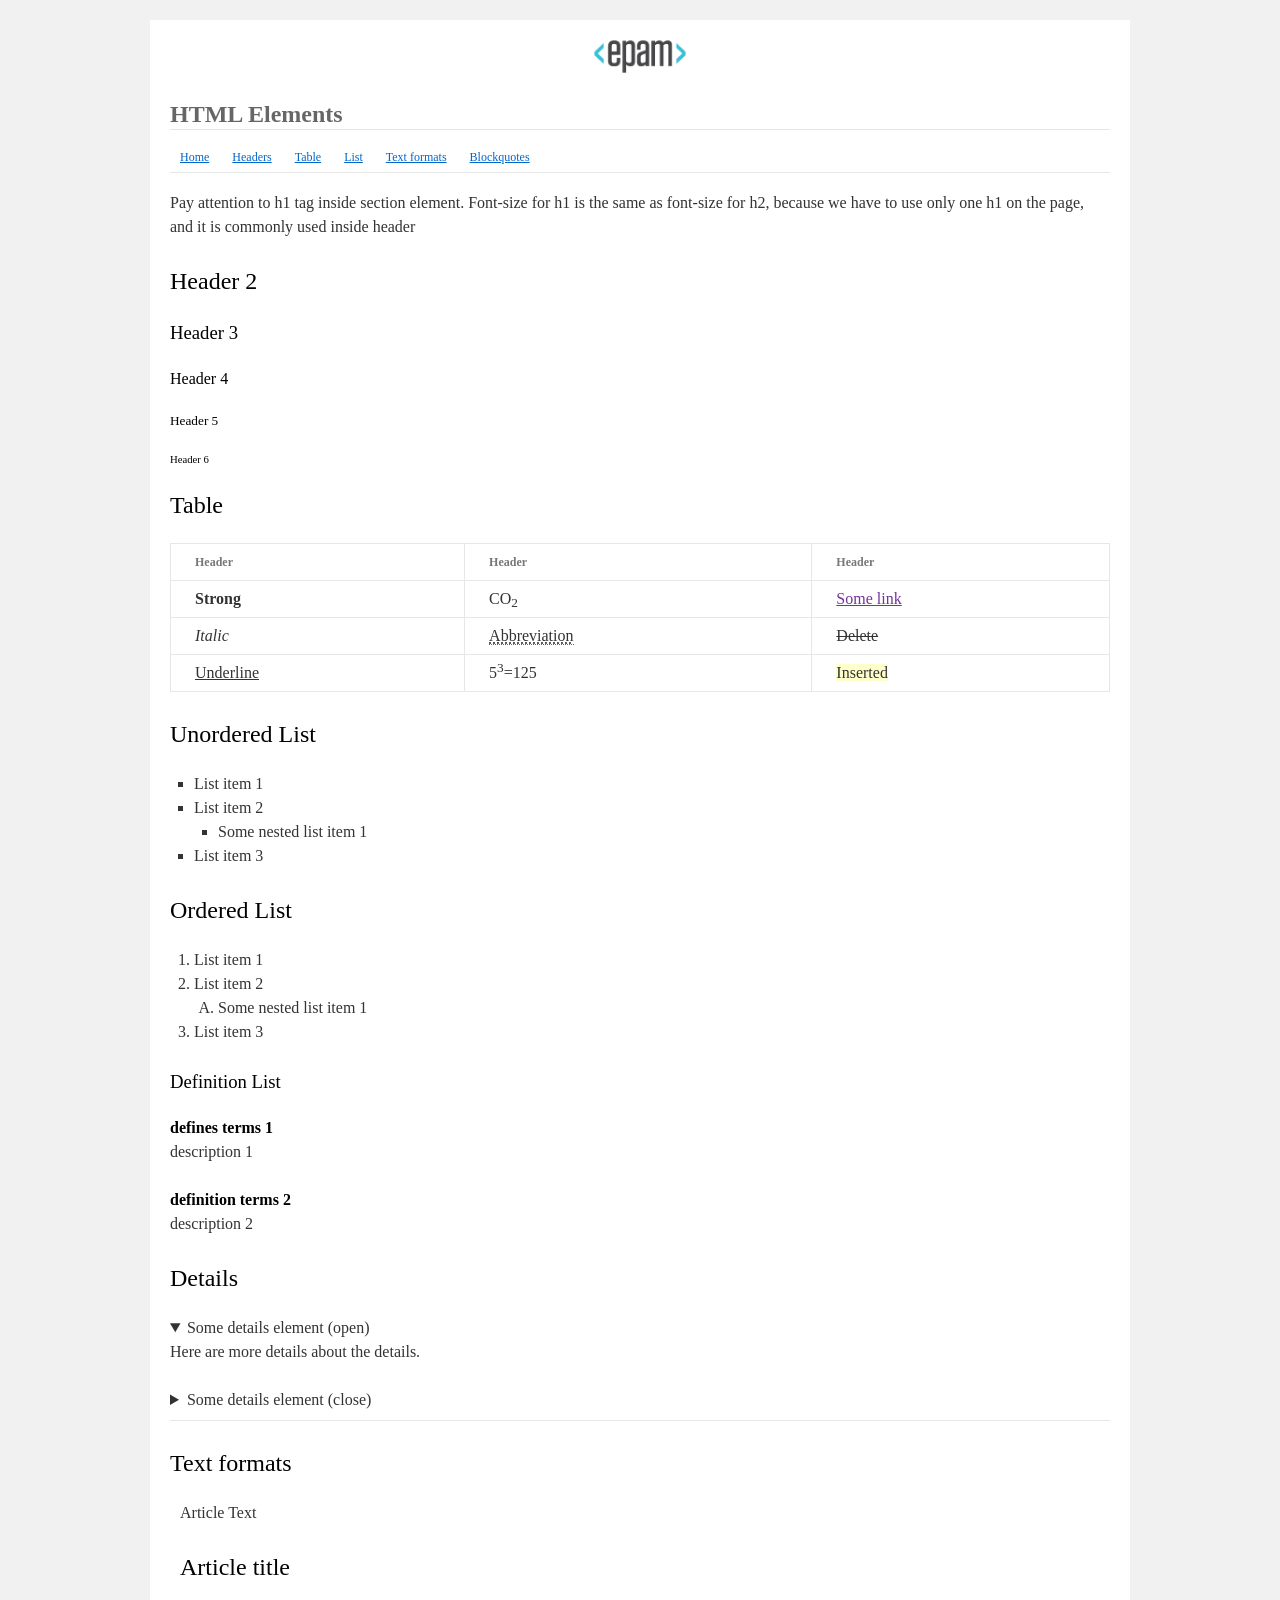
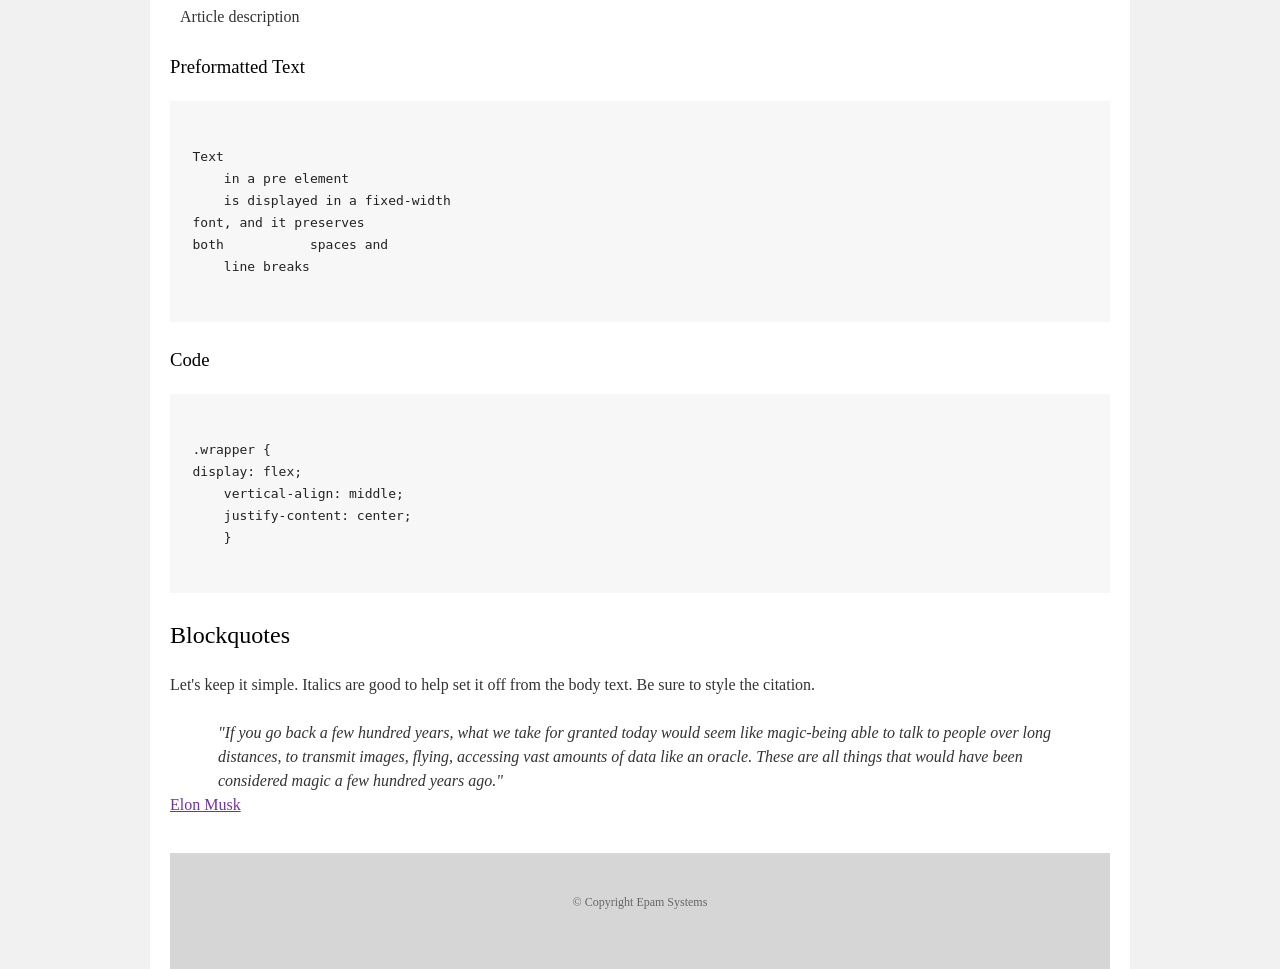
<file: lab_1/index.html>
<!DOCTYPE html>
<html lang="en">
    <head>
        <meta charset="UTF-8">
        <title>HTML Elements</title>
        <link rel="stylesheet" href="style.css">
    </head>
    <body>
        <div id="wrapper">
            <img src="logo.jpeg" alt="EPAM logo" class="aligncenter" width="100">
            <h1 id="home"><strong>HTML Elements</strong></h1>
            <hr>
            <nav>
            <a href="#home">Home</a>
            <a href="#headers">Headers</a>
            <a href="#table">Table</a>
            <a href="#list">List</a>
            <a href="#text-formats">Text formats</a>
            <a href="#blockquotes">Blockquotes</a>
        </nav>
        <hr>
        <div id="content">
        <p>Pay attention to h1 tag inside section element. Font-size for h1 is the same as font-size for h2, because we have to use only one h1 on the page, and it is commonly used inside header</p>
        <h2 id="headers">Header 2</h2>
        <h3>Header 3</h3>
        <h4>Header 4</h4>
        <h5>Header 5</h5>
        <h6>Header 6</h6>
        <h2 id="table">Table</h2>
            <table>
                <tr>
                    <th>Header</th>
                    <th>Header</th>
                    <th>Header</th>
                </tr>
                <tr>
                    <td><strong>Strong</strong></td>
                    <td>CO<sub>2</sub></td>
                    <td><a href="">Some link</a></td>
                </tr>
                <tr>
                    <td><em>Italic</em></td>
                    <td><abbr title="">Abbreviation</abbr></td>
                    <td><del>Delete</del></td>
                </tr>
                <tr>
                    <td><u>Underline</u></td>
                    <td>5<sup>3</sup>=125</td>
                    <td><ins>Inserted</ins></td>
                </tr>
            </table>

        <h2 id="list">Unordered List</h2>
        <ul>
            <li>List item 1</li>
            <li>List item 2
            <ul>
                <li>Some nested list item 1</li>
            </ul>
            </li>
            <li>List item 3</li>
        </ul>
        <h2>Ordered List</h2>
        <ol>
            <li>List item 1</li>
            <li>List item 2
                <ol type="A">
                    <li>Some nested list item 1</li>
                </ol>
            </li>
            <li>List item 3</li>
        </ol>
        <h3>Definition List</h3>
        <dl>
            <dt>defines terms 1</dt>
            <dd>description 1</dd>
            <dt>definition terms 2</dt>
            <dd>description 2</dd>
        </dl>
        <h2>Details</h2>
        <details open>
            <summary>Some details element (open)</summary>
            <p>Here are more details about the details.</p>
        </details>
        <details>
            <summary>Some details element (close)</summary>
            <p>Here are more details about the details.</p>
        </details>
        <hr>
        <h2 id="text-formats">Text formats</h2>
        <article>
            <p>Article Text</p>
            <h2>Article title</h2>
            <p>Article description</p>
        </article>
        <h3>Preformatted Text</h3>
        <pre><code>
Text
    in a pre element
    is displayed in a fixed-width
font, and it preserves
both           spaces and
    line breaks
        </code></pre>
        <h3>Code</h3>
        <pre><code>
.wrapper {
display: flex;
    vertical-align: middle;
    justify-content: center;
    }
        </code></pre>
        <h2 id="blockquotes">Blockquotes</h2>
        <p>Let's keep it simple. Italics are good to help set it off from the body text. Be sure to style the citation.</p>
        <blockquote>"If you go back a few hundred years, what we take for granted today would seem like magic-being able to talk to people over long distances, to transmit images, flying, accessing vast amounts of data like an oracle. These are all things that would have been considered magic a few hundred years ago."</blockquote>
        <a href="">Elon Musk</a>
        </div>
        <footer>
            <p>&copy; Copyright Epam Systems</p>
        </footer>
        </div>
    </body>
</html>
</file>
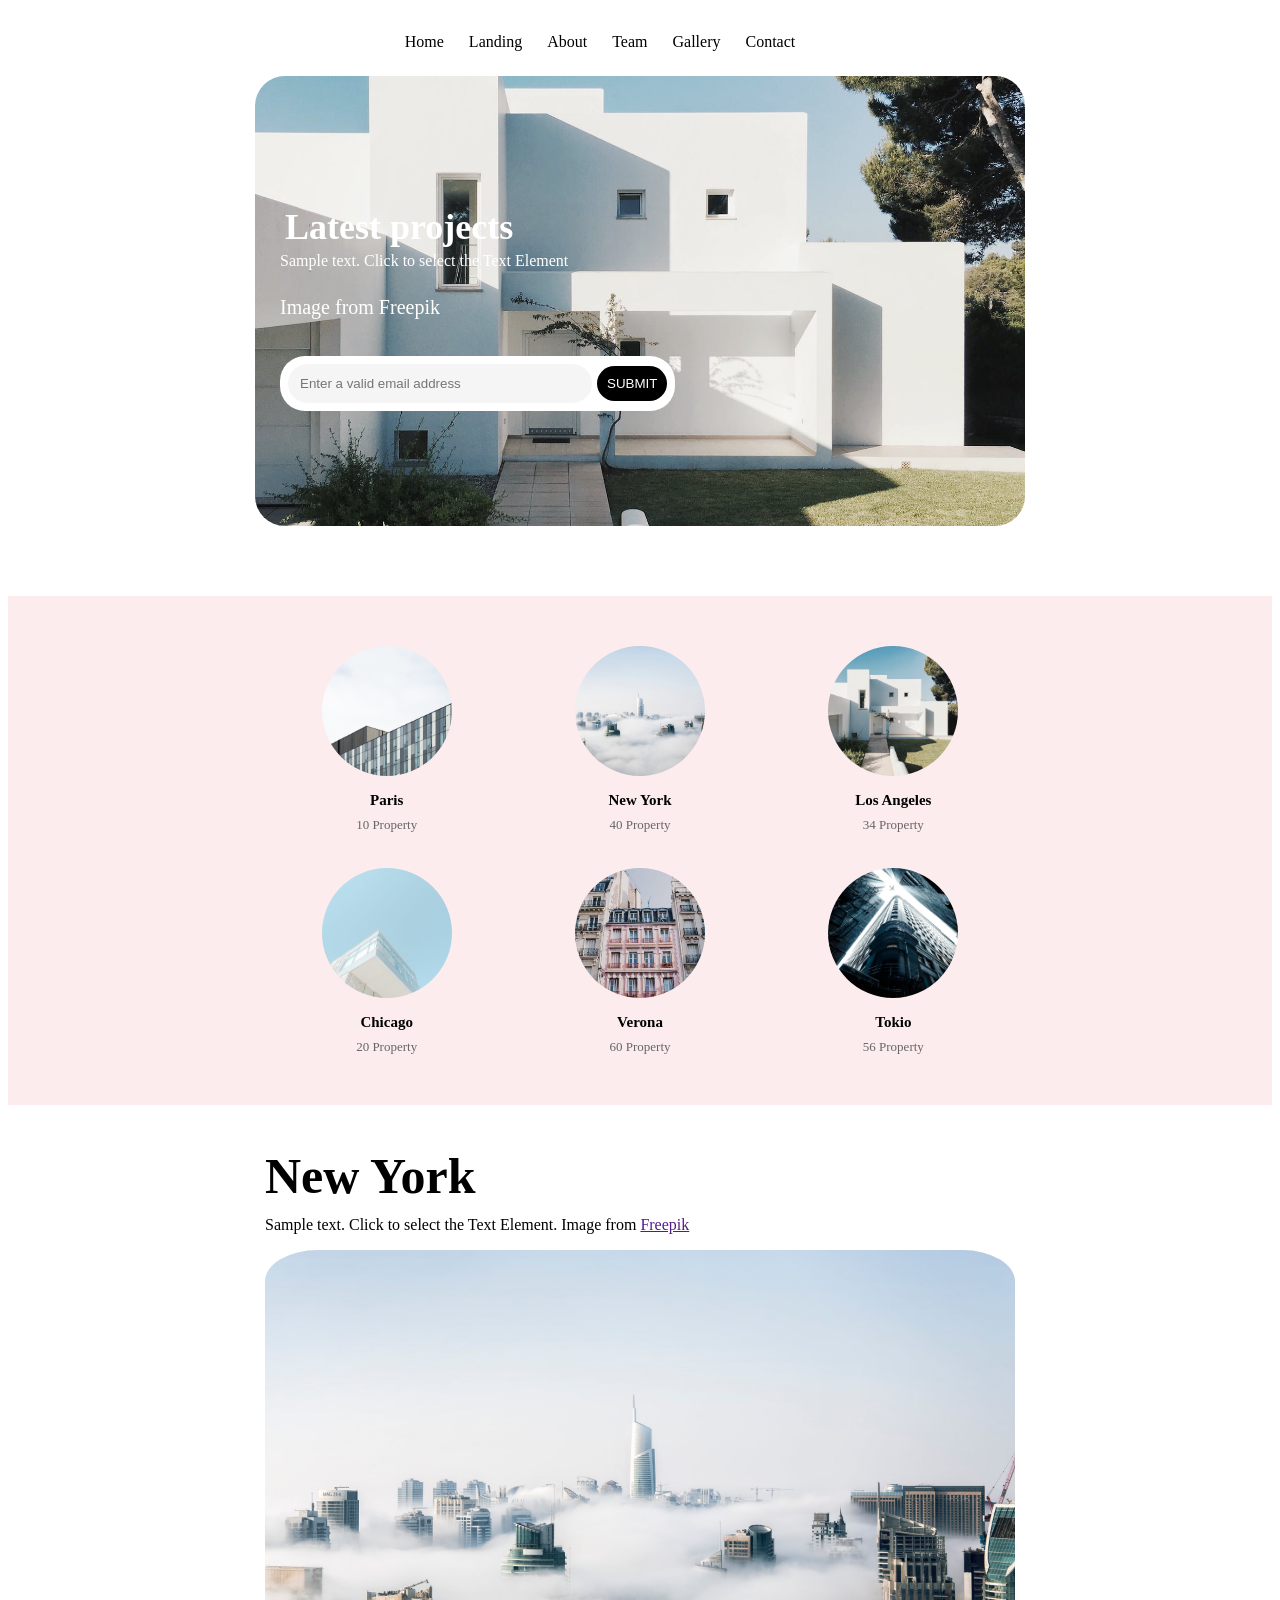
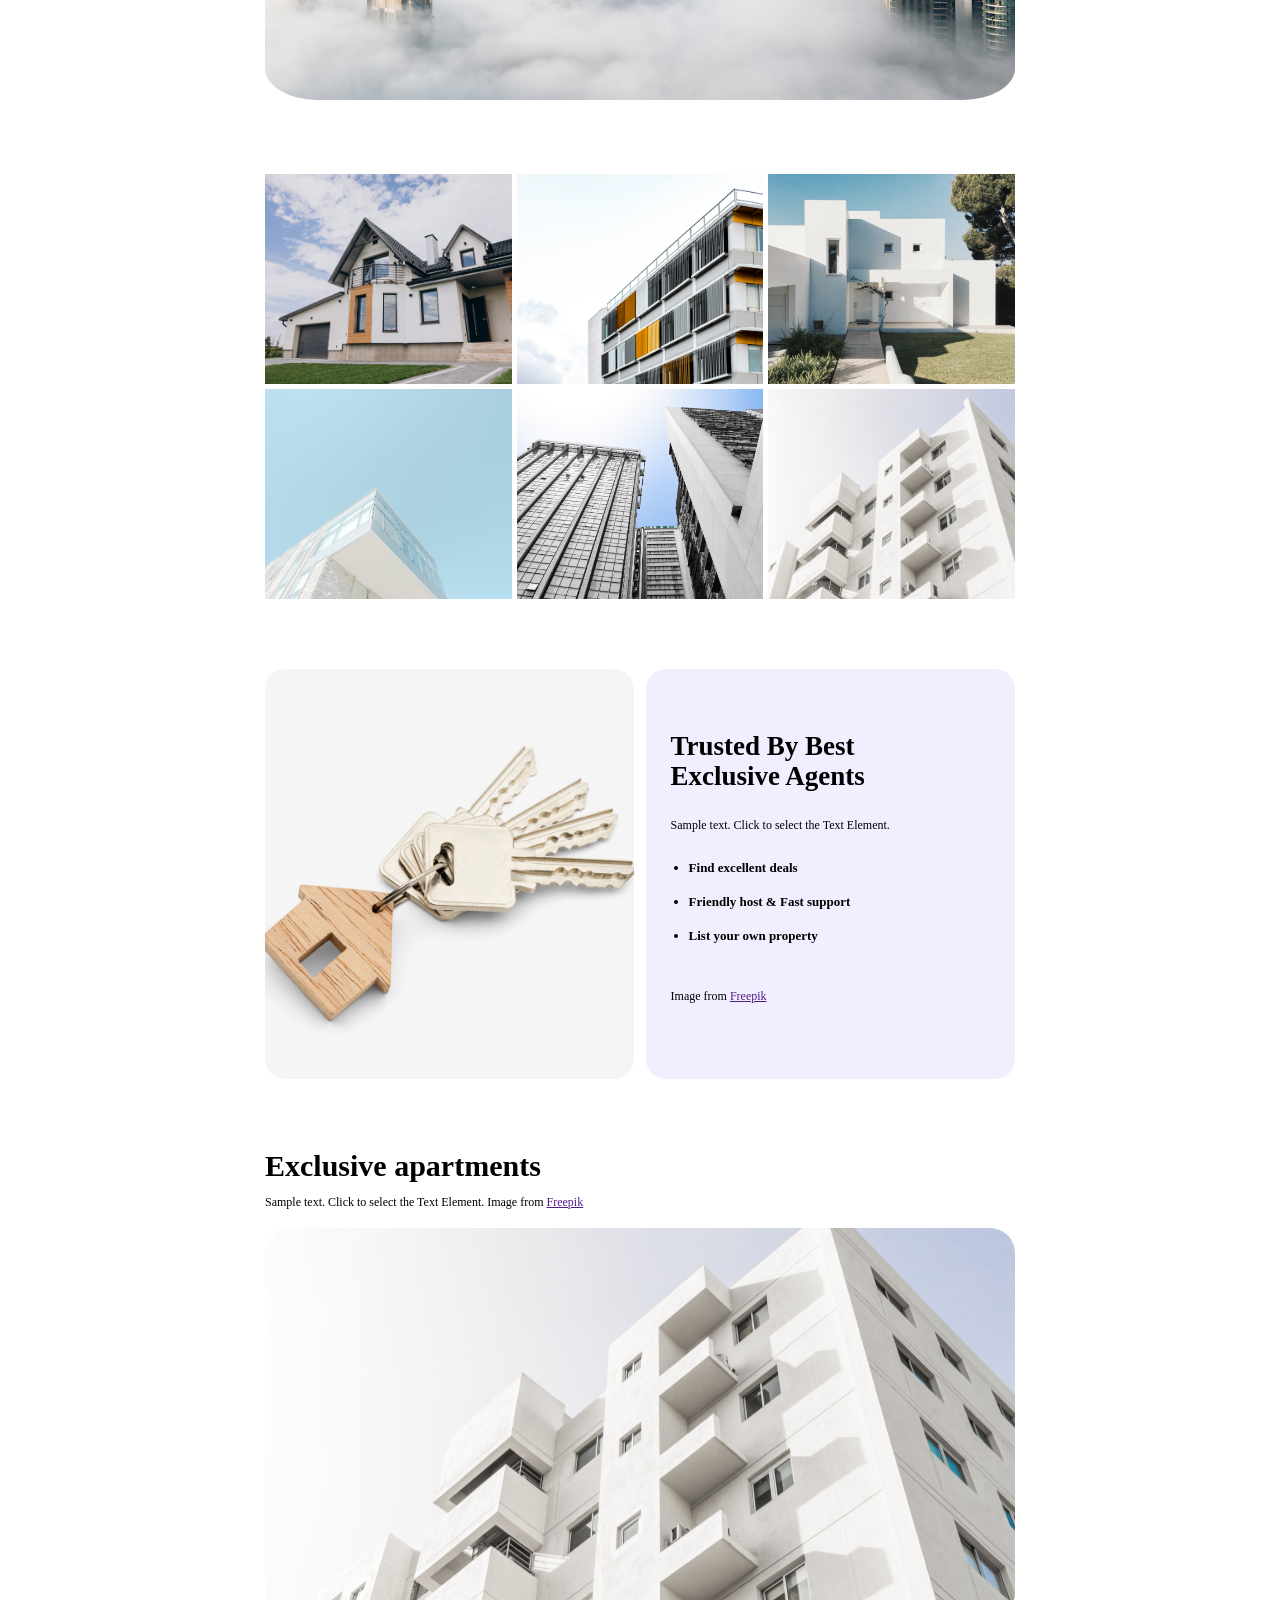
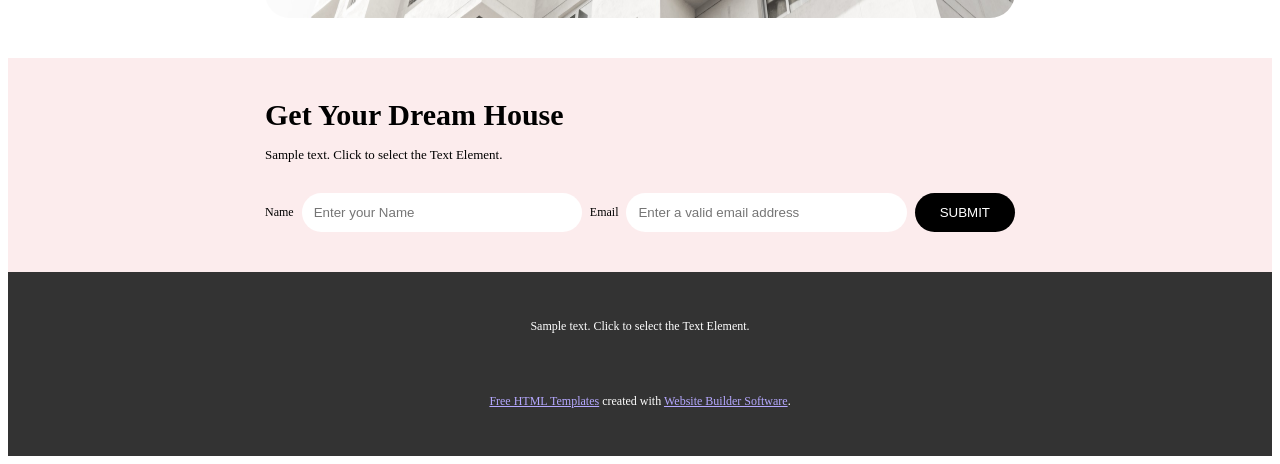
<file: Практичні/pract_2/index.html>
<!DOCTYPE html>
<html lang="en">
    <head>
        <link rel="stylesheet" href="style.css">
        <meta charset="UTF-8">
        <title>Практична 2</title>
    </head>
    <body>
        <header>
            <nav class="menu">
                <a href="">Home</a>
                <a href="">Landing</a>
                <a href="">About</a>
                <a href="">Team</a>
                <a href="">Gallery</a>
                <a href="">Contact</a>
            </nav>
        </header>
        <section class="container house">
            <div class="banner">
                <img src="images/la.jpeg" alt="">
                <h1>Latest projects</h1>     
                <p>Sample text. Click to select the Text Element</p>   
                <p class="as">Image from Freepik</p1>
                    <form class="signup">
                        <input type="email" placeholder="Enter a valid email address" required>
                        <button type="submit">SUBMIT</button>
                    </form>
            </div>
        </section>
        <section class="properties">
            <div class="photos">
                <div class="city">
                    <img src="images/paris.jpeg" alt="Paris">
                    <h3>Paris</h3>
                    <p>10 Property</p>
                </div>

                <div class="city">
                    <img src="images/pexels-photo-325185.jpeg" alt="New York">
                    <h3>New York</h3>
                    <p>40 Property</p>
                </div>

                <div class="city">
                    <img src="images/la.jpeg" alt="Los Angeles">
                    <h3>Los Angeles</h3>
                    <p>34 Property</p>
                </div>

                <div class="city">
                    <img src="images/pexels-photo-1029615.jpeg" alt="Chicago">
                    <h3>Chicago</h3>
                    <p>20 Property</p>
                </div>

                <div class="city">
                    <img src="images/pexels-photo-2090651.jpeg" alt="Verona">
                    <h3>Verona</h3>
                    <p>60 Property</p>
                </div>

                <div class="city">
                    <img src="images/pexels-photo-1769369.jpeg" alt="Tokio">
                    <h3>Tokio</h3>
                    <p>56 Property</p>
                </div>
            </div>
        </section>
        <section class="newyork">
            <h2>New York</h2>
            <p>Sample text. Click to select the Text Element. Image from <a href="">Freepik</a></p>
            <img src="images/pexels-photo-325185.jpeg" alt="">
        </section>
        <section class="photos2">
            <div class="p2">
                <img src="images/house-isolated-field.jpg" alt="House">
                <img src="images/apartment-building-city-with-copy-space.jpg" alt="Apartment">
                <img src="images/la.jpeg" alt="House">
                <img src="images/pexels-photo-1029615.jpeg" alt="Building">
                <img src="images/pexels-photo-3855622.jpeg" alt="Skyscraper">
                <img src="images/low-angle-shot-facade-white-modern-building-blue-clear-sky.jpg" alt="Apartments">
            </div>
        </section>
        <section class="agents">
            <div class="agents-image">
                <img src="images/wooden-keychain-white.jpg" alt="House keys">
            </div>
            <div class="agents-info">
                <h2>Trusted By Best<br>Exclusive Agents</h2>
                <p>Sample text. Click to select the Text Element.</p>
                <ul>
                    <li>Find excellent deals</li>
                    <li>Friendly host & Fast support</li>
                    <li>List your own property</li>
                </ul>
                <p>Image from <a href="">Freepik</a></p>
            </div>
        </section>
        <section class="apartments">
            <h2>Exclusive apartments</h2>
            <p>
                Sample text. Click to select the Text Element.
                Image from <a href="">Freepik</a>
            </p>
            <img src="images/low-angle-shot-facade-white-modern-building-blue-clear-sky.jpg" alt="Apartments">
        </section>
        <section class="dream">
            <div class="dream-content">
                <h2>Get Your Dream House</h2>
                <p>Sample text. Click to select the Text Element.</p>

                <form class="dream-form">
                    <label>Name</label>
                    <input type="text" placeholder="Enter your Name">

                    <label>Email</label>
                    <input type="email" placeholder="Enter a valid email address">

                    <button type="submit">SUBMIT</button>
                </form>
            </div>
        </section>
        <footer class="footer">
            <p>Sample text. Click to select the Text Element.</p>
            <p>
                <a href="#">Free HTML Templates</a> created with
                <a href="#">Website Builder Software</a>.
            </p>
        </footer>


    </body>
</html>
</file>
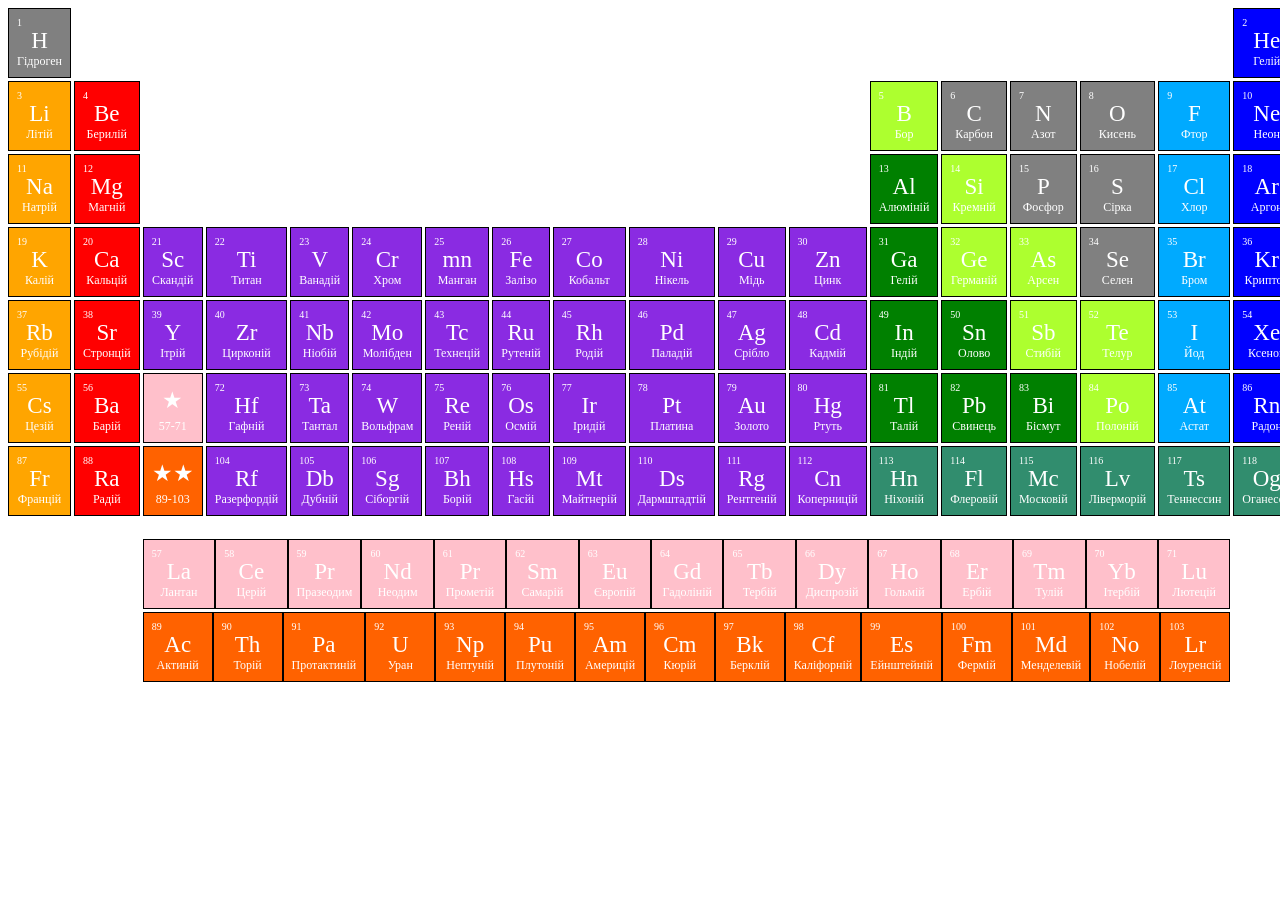
<file: Практичні/pract_1/task_1/index.html>
<!DOCTYPE html>
<html lang="en">
    <head>
        <title>Практична 1</title>
        <meta charset="UTF-8">
        <link rel="stylesheet" href="style.css">
    </head>
    <body>
        <div class="table">
            <div class="element h gray">
                <span class="number">1</span>
                <span class="symbol">H</span>
                <span class="name">Гідроген</span>
            </div>
            <div class="element he blue">
                <span class="number">2</span>
                <span class="symbol">He</span>
                <span class="name">Гелій</span>
            </div>
            <div class="element li orange">
                <span class="number">3</span>
                <span class="symbol">Li</span>
                <span class="name">Літій</span>
            </div>
            <div class="element be red">
                <span class="number">4</span>
                <span class="symbol">Be</span>
                <span class="name">Берилій</span>
            </div>
            <div class="element na orange">
                <span class="number">11</span>
                <span class="symbol">Na</span>
                <span class="name">Натрій</span>
            </div>
            <div class="element mg red">
                <span class="number">12</span>
                <span class="symbol">Mg</span>
                <span class="name">Магній</span>
            </div>
            <div class="element b lgreen">
                <span class="number">5</span>
                <span class="symbol">B</span>
                <span class="name">Бор</span>
            </div>
            <div class="element c gray">
                <span class="number">6</span>
                <span class="symbol">C</span>
                <span class="name">Карбон</span>
            </div>
            <div class="element n gray">
                <span class="number">7</span>
                <span class="symbol">N</span>
                <span class="name">Азот</span>
            </div>
            <div class="element o gray">
                <span class="number">8</span>
                <span class="symbol">O</span>
                <span class="name">Кисень</span>
            </div>
            <div class="element f lblue">
                <span class="number">9</span>
                <span class="symbol">F</span>
                <span class="name">Фтор</span>
            </div>
            <div class="element ne blue">
                <span class="number">10</span>
                <span class="symbol">Ne</span>
                <span class="name">Неон</span>
            </div>
            <div class="element al green">
                <span class="number">13</span>
                <span class="symbol">Al</span>
                <span class="name">Алюміній</span>
            </div>
            <div class="element si lgreen">
                <span class="number">14</span>
                <span class="symbol">Si</span>
                <span class="name">Кремній</span>
            </div>
            <div class="element p gray">
                <span class="number">15</span>
                <span class="symbol">P</span>
                <span class="name">Фосфор</span>
            </div>
            <div class="element s gray">
                <span class="number">16</span>
                <span class="symbol">S</span>
                <span class="name">Сірка</span>
            </div>
            <div class="element cl lblue">
                <span class="number">17</span>
                <span class="symbol">Cl</span>
                <span class="name">Хлор</span>
            </div>
            <div class="element ar blue">
                <span class="number">18</span>
                <span class="symbol">Ar</span>
                <span class="name">Аргон</span>
            </div>
            <div class="element gr1 orange">
                <span class="number">19</span>
                <span class="symbol">K</span>
                <span class="name">Калій</span>
            </div>
            <div class="element gr1 red">
                <span class="number">20</span>
                <span class="symbol">Ca</span>
                <span class="name">Кальцій</span>
            </div>
            <div class="element gr1 purple">
                <span class="number">21</span>
                <span class="symbol">Sc</span>
                <span class="name">Скандій</span>
            </div>
            <div class="element gr1 purple">
                <span class="number">22</span>
                <span class="symbol">Ti</span>
                <span class="name">Титан</span>
            </div>
            <div class="element gr1 purple">
                <span class="number">23</span>
                <span class="symbol">V</span>
                <span class="name">Ванадій</span>
            </div>
            <div class="element gr1 purple">
                <span class="number">24</span>
                <span class="symbol">Cr</span>
                <span class="name">Хром</span>
            </div>
            <div class="element gr1 purple">
                <span class="number">25</span>
                <span class="symbol">mn</span>
                <span class="name">Манган</span>
            </div>
            <div class="element gr1 purple">
                <span class="number">26</span>
                <span class="symbol">Fe</span>
                <span class="name">Залізо</span>
            </div>
            <div class="element gr1 purple">
                <span class="number">27</span>
                <span class="symbol">Co</span>
                <span class="name">Кобальт</span>
            </div>
            <div class="element gr1 purple">
                <span class="number">28</span>
                <span class="symbol">Ni</span>
                <span class="name">Нікель</span>
            </div>
            <div class="element gr1 purple">
                <span class="number">29</span>
                <span class="symbol">Cu</span>
                <span class="name">Мідь</span>
            </div>
            <div class="element gr1 purple">
                <span class="number">30</span>
                <span class="symbol">Zn</span>
                <span class="name">Цинк</span>
            </div>
            <div class="element gr1 green">
                <span class="number">31</span>
                <span class="symbol">Ga</span>
                <span class="name">Гелій</span>
            </div>
            <div class="element gr1 lgreen">
                <span class="number">32</span>
                <span class="symbol">Ge</span>
                <span class="name">Германій</span>
            </div>
            <div class="element gr1 lgreen">
                <span class="number">33</span>
                <span class="symbol">As</span>
                <span class="name">Арсен</span>
            </div>  
            <div class="element gr1 gray">
                <span class="number">34</span>
                <span class="symbol">Se</span>
                <span class="name">Селен</span>
            </div>
            <div class="element gr1 lblue">
                <span class="number">35</span>
                <span class="symbol">Br</span>
                <span class="name">Бром</span>
            </div>
            <div class="element gr1 blue">
                <span class="number">36</span>
                <span class="symbol">Kr</span>
                <span class="name">Криптон</span>
            </div>
            <div class="element gr2 orange">
                <span class="number">37</span>
                <span class="symbol">Rb</span>
                <span class="name">Рубідій</span>
            </div>
            <div class="element gr2 red">
                <span class="number">38</span>
                <span class="symbol">Sr</span>
                <span class="name">Стронцій</span>
            </div>
            <div class="element gr2 purple">
                <span class="number">39</span>
                <span class="symbol">Y</span>
                <span class="name">Ітрій</span>
            </div>
            <div class="element gr2 purple">
                <span class="number">40</span>
                <span class="symbol">Zr</span>
                <span class="name">Цирконій</span>
            </div>
            <div class="element gr2 purple">
                <span class="number">41</span>
                <span class="symbol">Nb</span>
                <span class="name">Ніобій</span>
            </div>
            <div class="element gr2 purple">
                <span class="number">42</span>
                <span class="symbol">Mo</span>
                <span class="name">Молібден</span>
            </div>
            <div class="element gr2 purple">
                <span class="number">43</span>
                <span class="symbol">Tc</span>
                <span class="name">Технецій</span>
            </div>
            <div class="element gr2 purple">
                <span class="number">44</span>
                <span class="symbol">Ru</span>
                <span class="name">Рутеній</span>
            </div>
            <div class="element gr2 purple">
                <span class="number">45</span>
                <span class="symbol">Rh</span>
                <span class="name">Родій</span>
            </div>
            <div class="element gr2 purple">
                <span class="number">46</span>
                <span class="symbol">Pd</span>
                <span class="name">Паладій</span>
            </div>
            <div class="element gr2 purple">
                <span class="number">47</span>
                <span class="symbol">Ag</span>
                <span class="name">Срібло</span>
            </div>
            <div class="element gr2 purple">
                <span class="number">48</span>
                <span class="symbol">Cd</span>
                <span class="name">Кадмій</span>
            </div>
            <div class="element gr2 green">
                <span class="number">49</span>
                <span class="symbol">In</span>
                <span class="name">Індій</span>
            </div>
            <div class="element gr2 green">
                <span class="number">50</span>
                <span class="symbol">Sn</span>
                <span class="name">Олово</span>
            </div>
            <div class="element gr2 lgreen">
                <span class="number">51</span>
                <span class="symbol">Sb</span>
                <span class="name">Стибій</span>
            </div>  
            <div class="element gr2 lgreen">
                <span class="number">52</span>
                <span class="symbol">Te</span>
                <span class="name">Телур</span>
            </div>
            <div class="element gr2 lblue">
                <span class="number">53</span>
                <span class="symbol">I</span>
                <span class="name">Йод</span>
            </div>
            <div class="element gr2 blue">
                <span class="number">54</span>
                <span class="symbol">Xe</span>
                <span class="name">Ксенон</span>
            </div>
            <div class="element gr3 orange">
                <span class="number">55</span>
                <span class="symbol">Cs</span>
                <span class="name">Цезій</span>
            </div>
            <div class="element gr3 red">
                <span class="number">56</span>
                <span class="symbol">Ba</span>
                <span class="name">Барій</span>
            </div>
            <div class="element gr3 pink">
                <span class="number"></span>
                <span class="symbol">★</span>
                <span class="name">57-71</span>
            </div>
            <div class="element gr3 purple">
                <span class="number">72</span>
                <span class="symbol">Hf</span>
                <span class="name">Гафній</span>
            </div>
            <div class="element gr3 purple">
                <span class="number">73</span>
                <span class="symbol">Ta</span>
                <span class="name">Тантал</span>
            </div>
            <div class="element gr3 purple">
                <span class="number">74</span>
                <span class="symbol">W</span>
                <span class="name">Вольфрам</span>
            </div>
            <div class="element gr3 purple">
                <span class="number">75</span>
                <span class="symbol">Re</span>
                <span class="name">Реній</span>
            </div>
            <div class="element gr3 purple">
                <span class="number">76</span>
                <span class="symbol">Os</span>
                <span class="name">Осмій</span>
            </div>
            <div class="element gr3 purple">
                <span class="number">77</span>
                <span class="symbol">Ir</span>
                <span class="name">Іридій</span>
            </div>
            <div class="element gr3 purple">
                <span class="number">78</span>
                <span class="symbol">Pt</span>
                <span class="name">Платина</span>
            </div>
            <div class="element gr3 purple">
                <span class="number">79</span>
                <span class="symbol">Au</span>
                <span class="name">Золото</span>
            </div>
            <div class="element gr3 purple">
                <span class="number">80</span>
                <span class="symbol">Hg</span>
                <span class="name">Ртуть</span>
            </div>
            <div class="element gr3 green">
                <span class="number">81</span>
                <span class="symbol">Tl</span>
                <span class="name">Талій</span>
            </div>
            <div class="element gr3 green">
                <span class="number">82</span>
                <span class="symbol">Pb</span>
                <span class="name">Свинець</span>
            </div>
            <div class="element gr3 green">
                <span class="number">83</span>
                <span class="symbol">Bi</span>
                <span class="name">Бісмут</span>
            </div>  
            <div class="element gr3 lgreen">
                <span class="number">84</span>
                <span class="symbol">Po</span>
                <span class="name">Полоній</span>
            </div>
            <div class="element gr3 lblue">
                <span class="number">85</span>
                <span class="symbol">At</span>
                <span class="name">Астат</span>
            </div>
            <div class="element gr3 blue">
                <span class="number">86</span>
                <span class="symbol">Rn</span>
                <span class="name">Радон</span>
            </div>
            <div class="element gr4 orange">
                <span class="number">87</span>
                <span class="symbol">Fr</span>
                <span class="name">Францій</span>
            </div>
            <div class="element gr4 red">
                <span class="number">88</span>
                <span class="symbol">Ra</span>
                <span class="name">Радій</span>
            </div>
            <div class="element gr4 oorange">
                <span class="number"></span>
                <span class="symbol">★★</span>
                <span class="name">89-103</span>
            </div>
            <div class="element gr4 purple">
                <span class="number">104</span>
                <span class="symbol">Rf</span>
                <span class="name">Разерфордій</span>
            </div>
            <div class="element gr4 purple">
                <span class="number">105</span>
                <span class="symbol">Db</span>
                <span class="name">Дубній</span>
            </div>
            <div class="element gr4 purple">
                <span class="number">106</span>
                <span class="symbol">Sg</span>
                <span class="name">Сіборгій</span>
            </div>
            <div class="element gr4 purple">
                <span class="number">107</span>
                <span class="symbol">Bh</span>
                <span class="name">Борій</span>
            </div>
            <div class="element gr4 purple">
                <span class="number">108</span>
                <span class="symbol">Hs</span>
                <span class="name">Гасйі</span>
            </div>
            <div class="element gr4 purple">
                <span class="number">109</span>
                <span class="symbol">Mt</span>
                <span class="name">Майтнерій</span>
            </div>
            <div class="element gr4 purple">
                <span class="number">110</span>
                <span class="symbol">Ds</span>
                <span class="name">Дармштадтій</span>
            </div>
            <div class="element gr4 purple">
                <span class="number">111</span>
                <span class="symbol">Rg</span>
                <span class="name">Рентгеній</span>
            </div>
            <div class="element gr4 purple">
                <span class="number">112</span>
                <span class="symbol">Cn</span>
                <span class="name">Коперницій</span>
            </div>
            <div class="element gr4 cyan">
                <span class="number">113</span>
                <span class="symbol">Hn</span>
                <span class="name">Ніхоній</span>
            </div>
            <div class="element gr4 cyan">
                <span class="number">114</span>
                <span class="symbol">Fl</span>
                <span class="name">Флеровій</span>
            </div>
            <div class="element gr4 cyan">
                <span class="number">115</span>
                <span class="symbol">Mc</span>
                <span class="name">Московій</span>
            </div>  
            <div class="element gr4 cyan">
                <span class="number">116</span>
                <span class="symbol">Lv</span>
                <span class="name">Ліверморій</span>
            </div>
            <div class="element gr4 cyan">
                <span class="number">117</span>
                <span class="symbol">Ts</span>
                <span class="name">Теннессин</span>
            </div>
            <div class="element gr4 cyan">
                <span class="number">118</span>
                <span class="symbol">Og</span>
                <span class="name">Оганесон</span>
            </div>
            <div class="table2">
                <div class="element pink">
                    <span class="number">57</span>
                    <span class="symbol">La</span>
                    <span class="name">Лантан</span>
                </div>
                <div class="element pink">
                    <span class="number">58</span>
                    <span class="symbol">Ce</span>
                    <span class="name">Церій</span>
                </div>
                <div class="element pink">
                    <span class="number">59</span>
                    <span class="symbol">Pr</span>
                    <span class="name">Празеодим</span>
                </div>
                <div class="element pink">
                    <span class="number">60</span>
                    <span class="symbol">Nd</span>
                    <span class="name">Неодим</span>
                </div>
                <div class="element pink">
                    <span class="number">61</span>
                    <span class="symbol">Pr</span>
                    <span class="name">Прометій</span>
                </div>
                <div class="element pink">
                    <span class="number">62</span>
                    <span class="symbol">Sm</span>
                    <span class="name">Самарій</span>
                </div>
                <div class="element pink">
                    <span class="number">63</span>
                    <span class="symbol">Eu</span>
                    <span class="name">Європій</span>
                </div>
                <div class="element pink">
                    <span class="number">64</span>
                    <span class="symbol">Gd</span>
                    <span class="name">Гадоліній</span>
                </div>
                <div class="element pink">
                    <span class="number">65</span>
                    <span class="symbol">Tb</span>
                    <span class="name">Тербій</span>
                </div>
                <div class="element pink">
                    <span class="number">66</span>
                    <span class="symbol">Dy</span>
                    <span class="name">Диспрозій</span>
                </div>
                <div class="element pink">
                    <span class="number">67</span>
                    <span class="symbol">Ho</span>
                    <span class="name">Гольмій</span>
                </div>
                <div class="element pink">
                    <span class="number">68</span>
                    <span class="symbol">Er</span>
                    <span class="name">Ербій</span>
                </div>
                <div class="element pink">
                    <span class="number">69</span>
                    <span class="symbol">Tm</span>
                    <span class="name">Тулій</span>
                </div>
                <div class="element pink">
                    <span class="number">70</span>
                    <span class="symbol">Yb</span>
                    <span class="name">Ітербій</span>
                </div>
                <div class="element pink">
                    <span class="number">71</span>
                    <span class="symbol">Lu</span>
                    <span class="name">Лютецій</span>
                </div>
            </div>
            <div class="table3">
                <div class="element oorange">
                    <span class="number">89</span>
                    <span class="symbol">Ac</span>
                    <span class="name">Актиній</span>
                </div>
                <div class="element oorange">
                    <span class="number">90</span>
                    <span class="symbol">Th</span>
                    <span class="name">Торій</span>
                </div>
                <div class="element oorange">
                    <span class="number">91</span>
                    <span class="symbol">Pa</span>
                    <span class="name">Протактиній</span>
                </div>
                <div class="element oorange">
                    <span class="number">92</span>
                    <span class="symbol">U</span>
                    <span class="name">Уран</span>
                </div>
                <div class="element oorange">
                    <span class="number">93</span>
                    <span class="symbol">Np</span>
                    <span class="name">Нептуній</span>
                </div>
                <div class="element oorange">
                    <span class="number">94</span>
                    <span class="symbol">Pu</span>
                    <span class="name">Плутоній</span>
                </div>
                <div class="element oorange">
                    <span class="number">95</span>
                    <span class="symbol">Am</span>
                    <span class="name">Америцій</span>
                </div>
                <div class="element oorange">
                    <span class="number">96</span>
                    <span class="symbol">Cm</span>
                    <span class="name">Кюрій</span>
                </div>
                <div class="element oorange">
                    <span class="number">97</span>
                    <span class="symbol">Bk</span>
                    <span class="name">Берклій</span>
                </div>
                <div class="element oorange">
                    <span class="number">98</span>
                    <span class="symbol">Cf</span>
                    <span class="name">Каліфорній</span>
                </div>
                <div class="element oorange">
                    <span class="number">99</span>
                    <span class="symbol">Es</span>
                    <span class="name">Ейнштейній</span>
                </div>
                <div class="element oorange">
                    <span class="number">100</span>
                    <span class="symbol">Fm</span>
                    <span class="name">Фермій</span>
                </div>
                <div class="element oorange">
                    <span class="number">101</span>
                    <span class="symbol">Md</span>
                    <span class="name">Менделевій</span>
                </div>
                <div class="element oorange">
                    <span class="number">102</span>
                    <span class="symbol">No</span>
                    <span class="name">Нобелій</span>
                </div>
                <div class="element oorange">
                    <span class="number">103</span>
                    <span class="symbol">Lr</span>
                    <span class="name">Лоуренсій</span>
                </div>
            </div>







        
            
























































































































































































































































































































































































































        </div>
    </body>

</html>
</file>
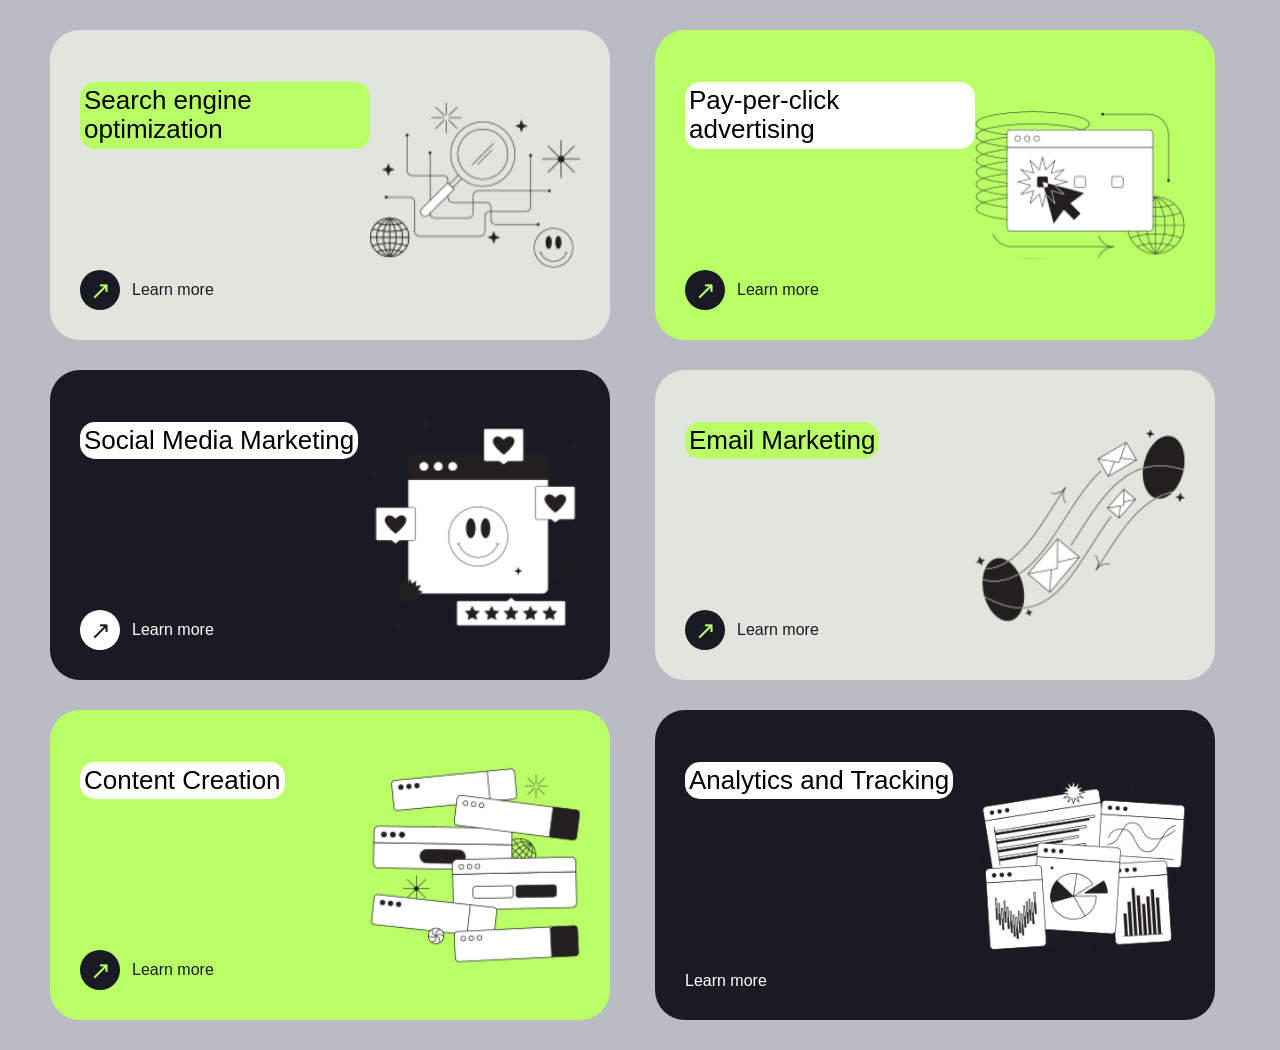
<file: Практичні/pract_1/task_2/index.html>
<!DOCTYPE html>
<html lang="en">
    <head>
        <meta charset="UTF-8">
        <link rel="stylesheet" href="style.css">
        <title>Pract_1</title>
    </head>
    <body>
        <div class="cards">
            <div class="white">
                <div class="cardtext">
                    <h2>Search engine optimization</h2>
                    <a href="#"><span class="arrow">↗</span> Learn more</a>
                </div>
                <img src="img_1.svg" alt="SEO">
            </div>
            <div class="green">
                <div class="cardtext">
                    <h2>Pay-per-click advertising</h2>
                    <a href="#"><span class="arrow">↗</span> Learn more</a>
                </div>
                <img src="img_3.svg" alt="Pay-per-click advertising">
            </div>
            <div class="blue">
                <div class="cardtext">
                    <h2>Social Media Marketing</h2>
                    <a href="#"><span class="arrow">↗</span> Learn more</a>
                </div>
                <img src="img_2.svg" alt="Social Media Marketing">
            </div>
            <div class="white">
                <div class="cardtext">
                    <h2>Email Marketing</h2>
                    <a href="#"><span class="arrow">↗</span> Learn more</a>
                </div>
                <img src="img_4.svg" alt="Email Marketing">
            </div>
            <div class="green">
                <div class="cardtext">
                    <h2>Content Creation</h2>
                    <a href="#"><span class="arrow">↗</span> Learn more</a>
                </div>
                <img src="img_5.svg" alt="Content Creation">
            </div>
            <div class="blue">
                <div class="cardtext">
                    <h2>Analytics and Tracking</h2>
                    <a href="">Learn more</a>
                </div>
                <img src="img_6.svg" alt="Analytics and Tracking">
            </div>
        </div>
    </body>
</html>
</file>
<file: lab_1/style.css>
html, body, div, span, applet, object, iframe,
h1, h2, h3, h4, h5, h6, p, blockquote, pre,
a, abbr, acronym, address, big, cite, code,
del, dfn, em, font, img, ins, kbd, q, s, samp,
small, strike, strong, sub, sup, tt, var,
b, u, i, center,
dl, dt, dd, ol, ul, li,
fieldset, form, label, legend,
table, caption, tbody, tfoot, thead, tr, th, td{background:transparent;border:0;margin:0;padding:0;vertical-align:baseline;}body{line-height:1;}h1, h2, h3, h4, h5, h6{clear:both;font-weight:normal;}ol, ul{list-style:none;}blockquote{quotes:none;}blockquote:before, blockquote:after{content:'';content:none;}del{text-decoration:line-through;}table{border-collapse:collapse;border-spacing:0;}a img{border:none;}#container{float:left;margin:0 -240px 0 0;width:100%;}#primary,
#secondary{float:right;overflow:hidden;width:220px;}#secondary{clear:right;}#footer{clear:both;width:100%;}.one-column #content{margin:0 auto;width:640px;}.single-attachment #content{margin:0 auto;width:900px;}body,
input,
textarea,
.page-title span,
.pingback a.url{font-family:Georgia, "Bitstream Charter", serif;}h3#comments-title,
h3#reply-title,
#access .menu,
#access div.menu ul,
#cancel-comment-reply-link,
.form-allowed-tags,
#site-info,
#site-title,
#wp-calendar,
.comment-meta,
.comment-body tr th,
.comment-body thead th,
.entry-content label,
.entry-content tr th,
.entry-content thead th,
.entry-meta,
.entry-title,
.entry-utility,
#respond label,
.navigation,
.page-title,
.pingback p,
.reply,
.widget-title,
.wp-caption-text{font-family:"Helvetica Neue", Arial, Helvetica, "Nimbus Sans L", sans-serif;}input[type="submit"]{font-family:"Helvetica Neue", Arial, Helvetica, "Nimbus Sans L", sans-serif;}pre{font-family:"Courier 10 Pitch", Courier, monospace;}code{font-family:Monaco, Consolas, "Andale Mono", "DejaVu Sans Mono", monospace;}#access .menu-header,
div.menu,
#colophon,
#branding,
#main,
#wrapper{margin:0 auto;width:940px;}#wrapper{background:#fff;margin-top:20px;padding:0 20px;}#footer-widget-area{overflow:hidden;}#footer-widget-area .widget-area{float:left;margin-right:20px;width:220px;}#footer-widget-area #fourth{margin-right:0;}#site-info{float:left;font-size:14px;font-weight:bold;width:700px;}#site-generator{float:right;width:220px;}body{background:#f1f1f1;}body,
input,
textarea{color:#666;font-size:12px;line-height:18px;}hr{background-color:#e7e7e7;border:0;clear:both;height:1px;margin-bottom:18px;}p{margin-bottom:18px;}ul{list-style:square;margin:0 0 18px 1.5em;}ol{list-style:decimal;margin:0 0 18px 1.5em;}ol ol{list-style:upper-alpha;}ol ol ol{list-style:lower-roman;}ol ol ol ol{list-style:lower-alpha;}ul ul,
ol ol,
ul ol,
ol ul{margin-bottom:0;}dl{margin:0 0 24px 0;}dt{font-weight:bold;}dd{margin-bottom:18px;}strong{font-weight:bold;}cite,
em,
i{font-style:italic;}big{font-size:131.25%;}ins{background:#ffc;text-decoration:none;}blockquote{font-style:italic;padding:0 3em;}blockquote cite,
blockquote em,
blockquote i{font-style:normal;}pre{background:#f7f7f7;color:#222;line-height:18px;margin-bottom:18px;overflow:auto;padding:1.5em;}abbr,
acronym{border-bottom:1px dotted #666;cursor:help;}sup,
sub{height:0;line-height:1;position:relative;vertical-align:baseline;}sup{bottom:1ex;}sub{top:.5ex;}small{font-size:smaller;}input[type="text"],
input[type="password"],
input[type="email"],
input[type="url"],
input[type="number"],
textarea{background:#f9f9f9;border:1px solid #ccc;box-shadow:inset 1px 1px 1px rgba(0,0,0,0.1);-moz-box-shadow:inset 1px 1px 1px rgba(0,0,0,0.1);-webkit-box-shadow:inset 1px 1px 1px rgba(0,0,0,0.1);padding:2px;}a:link{color:#0066cc;}a:visited{color:#743399;}a:active,
a:hover{color:#ff4b33;}.screen-reader-text{clip:rect(1px, 1px, 1px, 1px);overflow:hidden;position:absolute !important;height:1px;width:1px;}#header{padding:30px 0 0 0;}#site-title{float:left;font-size:30px;line-height:36px;margin:0 0 18px 0;width:700px;}#site-title a{color:#000;font-weight:bold;text-decoration:none;}#site-description{color:#000;clear:right;float:right;font-style:italic;margin:15px 0 18px 0;opacity:.65;width:220px;}#branding img{border-top:4px solid #000;border-bottom:1px solid #000;display:block;float:left;}#access{background:#000;display:block;float:left;margin:0 auto;width:940px;}#access .menu-header,
div.menu{font-size:13px;margin-left:12px;width:928px;}#access .menu-header ul,
div.menu ul{list-style:none;margin:0;}#access .menu-header li,
div.menu li{float:left;position:relative;}#access a{color:#aaa;display:block;line-height:38px;padding:0 10px;text-decoration:none;}#access ul ul{box-shadow:0px 3px 3px rgba(0,0,0,0.2);-moz-box-shadow:0px 3px 3px rgba(0,0,0,0.2);-webkit-box-shadow:0px 3px 3px rgba(0,0,0,0.2);display:none;position:absolute;top:38px;left:0;float:left;width:180px;z-index:99999;}#access ul ul li{min-width:180px;}#access ul ul ul{left:100%;top:0;}#access ul ul a{background:#333;line-height:1em;padding:10px;width:160px;height:auto;}#access li:hover > a,
#access ul ul:hover > a{background:#333;color:#fff;}#access ul li:hover > ul{display:block;}#access ul li.current_page_item > a,
#access ul li.current_page_ancestor > a,
#access ul li.current-menu-ancestor > a,
#access ul li.current-menu-item > a,
#access ul li.current-menu-parent > a{color:#fff;}* html #access ul li.current_page_item a,
* html #access ul li.current_page_ancestor a,
* html #access ul li.current-menu-ancestor a,
* html #access ul li.current-menu-item a,
* html #access ul li.current-menu-parent a,
* html #access ul li a:hover{color:#fff;}#main{clear:both;overflow:hidden;padding:40px 0 0 0;}#content{margin-bottom:36px;}#content,
#content input,
#content textarea{color:#333;font-size:16px;line-height:24px;}#content p,
#content ul,
#content ol,
#content dd,
#content pre,
#content hr{margin-bottom:24px;}#content ul ul,
#content ol ol,
#content ul ol,
#content ol ul{margin-bottom:0;}#content pre,
#content kbd,
#content tt,
#content var{font-size:15px;line-height:21px;}#content code{font-size:13px;}#content dt,
#content th{color:#000;}#content h1,
#content h2,
#content h3,
#content h4,
#content h5,
#content h6{color:#000;line-height:1.5em;margin:0 0 20px 0;}#content table{border:1px solid #e7e7e7;margin:0 -1px 24px 0;text-align:left;width:100%;}#content tr th,
#content thead th{color:#777;font-size:12px;font-weight:bold;line-height:18px;padding:9px 24px;border-right: 1px solid #e7e7e7;}#content tr td{border-top:1px solid #e7e7e7;padding:6px 24px;border-right: 1px solid #e7e7e7;}#content tr.odd td{background:#f2f7fc;}.hentry{margin:0 0 48px 0;}.home .sticky{background:#f2f7fc;border-top:4px solid #000;margin-left:-20px;margin-right:-20px;padding:18px 20px;}.single .hentry{margin:0 0 36px 0;}.page-title{color:#000;font-size:14px;font-weight:bold;margin:0 0 36px 0;}.page-title span{color:#333;font-size:16px;font-style:italic;font-weight:normal;}.page-title a:link,
.page-title a:visited{color:#777;text-decoration:none;}.page-title a:active,
.page-title a:hover{color:#ff4b33;}#content .entry-title{color:#000;font-size:21px;font-weight:bold;line-height:1.3em;margin-bottom:0;}.entry-title a:link,
.entry-title a:visited{color:#000;text-decoration:none;}.entry-title a:active,
.entry-title a:hover{color:#ff4b33;}.entry-meta{color:#777;font-size:12px;}.entry-meta abbr,
.entry-utility abbr{border:none;}.entry-meta abbr:hover,
.entry-utility abbr:hover{border-bottom:1px dotted #666;}.single-author .by-author{position:absolute !important;clip:rect(1px 1px 1px 1px);clip:rect(1px, 1px, 1px, 1px);}.entry-content,
.entry-summary{clear:both;padding:12px 0 0 0;}.entry-content .more-link{white-space:nowrap;}#content .entry-summary p:last-child{margin-bottom:12px;}.entry-content fieldset{border:1px solid #e7e7e7;margin:0 0 24px 0;padding:24px;}.entry-content fieldset legend{background:#fff;color:#000;font-weight:bold;padding:0 24px;}.entry-content input{margin:0 0 24px 0;}.entry-content input.file,
.entry-content input.button{margin-right:24px;}.entry-content label{color:#777;font-size:12px;}.entry-content select{margin:0 0 24px 0;}.entry-content sup,
.entry-content sub{font-size:10px;}.entry-content blockquote.left{float:left;margin-left:0;margin-right:24px;text-align:right;width:33%;}.entry-content blockquote.right{float:right;margin-left:24px;margin-right:0;text-align:left;width:33%;}.page-link{clear:both;color:#000;font-weight:bold;line-height:48px;word-spacing:0.5em;}.page-link a:link,
.page-link a:visited{background:#f1f1f1;color:#333;font-weight:normal;padding:0.5em 0.75em;text-decoration:none;}.home .sticky .page-link a{background:#d9e8f7;}.page-link a:active,
.page-link a:hover{color:#ff4b33;}body.page .edit-link{clear:both;display:block;}#entry-author-info{background:#f2f7fc;border-top:4px solid #000;clear:both;font-size:14px;line-height:20px;margin:24px 0;overflow:hidden;padding:18px 20px;}#entry-author-info #author-avatar{background:#fff;border:1px solid #e7e7e7;float:left;height:60px;margin:0 -104px 0 0;padding:11px;}#entry-author-info #author-description{float:left;margin:0 0 0 104px;}#entry-author-info h2{color:#000;font-size:100%;font-weight:bold;margin-bottom:0;}.entry-utility{clear:both;color:#777;font-size:12px;line-height:18px;}.entry-meta a,
.entry-utility a{color:#777;}.entry-meta a:hover,
.entry-utility a:hover{color:#ff4b33;}#content .video-player{padding:0;}.format-standard .wp-video,
.format-standard .wp-audio-shortcode,
.format-audio .wp-audio-shortcode,
.format-standard .video-player{margin-bottom:24px;}.home #content .format-aside p,
.home #content .category-asides p{font-size:14px;line-height:20px;margin-bottom:10px;margin-top:0;}.format-gallery .size-thumbnail img,
.category-gallery .size-thumbnail img{border:10px solid #f1f1f1;margin-bottom:0;}.format-gallery .gallery-thumb,
.category-gallery .gallery-thumb{float:left;margin-right:20px;margin-top:-4px;}.home #content .format-gallery .entry-utility,
.home #content .category-gallery .entry-utility{padding-top:4px;}.attachment .entry-content .entry-caption{font-size:140%;margin-top:24px;}.attachment .entry-content .nav-previous a:before{content:'\2190\00a0';}.attachment .entry-content .nav-next a:after{content:'\00a0\2192';}#content img.size-auto,
#content img.size-full,
#content img.size-large,
#content img.size-medium,
#content .entry-attachment img,
#content .widget-container img{max-width:100%;height:auto;}#ie8 #content img.size-auto,
#ie8 #content img.size-full,
#ie8 #content img.size-large,
#ie8 #content img.size-medium,
#ie8 #content .entry-attachment img{width:auto;}.alignleft,
img.alignleft{display:inline;float:left;margin-right:24px;margin-top:4px;}.alignright,
img.alignright{display:inline;float:right;margin-left:24px;margin-top:4px;}.aligncenter,
img.aligncenter{clear:both;display:block;margin-left:auto;margin-right:auto;}img.alignleft,
img.alignright,
img.aligncenter{margin-bottom:12px;}.wp-caption{background:#f1f1f1;line-height:18px;margin-bottom:20px;max-width:100%;padding:4px;text-align:center;}.wp-caption img{margin:5px 5px 0;max-width:622px;}.wp-caption p.wp-caption-text{color:#777;font-size:12px;margin:5px;}.wp-smiley{margin:0;}.gallery{margin:0 auto 18px;}.gallery .gallery-item{float:left;margin-top:0;text-align:center;}.gallery-columns-1 .gallery-item{width:100%;}.gallery-columns-2 .gallery-item{width:50%;}.gallery-columns-3 .gallery-item{width:33%;}.gallery-columns-4 .gallery-item{width:25%;}.gallery-columns-5 .gallery-item{width:20%;}.gallery-columns-6 .gallery-item{width:16%;}.gallery-columns-7 .gallery-item{width:14%;}.gallery-columns-8 .gallery-item{width:12%;}.gallery-columns-9 .gallery-item{width:11%;}.gallery-columns-1 img{max-width:620px;}.gallery-columns-2 img{max-width:288px;}.gallery-columns-3 img{max-width:177px;}.gallery-columns-4 img{max-width:122px;}.gallery-columns-5 img{max-width:88px;}.gallery-columns-6 img{max-width:66px;}.gallery-columns-7 img{max-width:50px;}.gallery-columns-8 img{max-width:39px;}.gallery-columns-9 img{max-width:29px;}.gallery-item img{height:auto;}.gallery-columns-2 .attachment-medium{max-width:92%;height:auto;}.gallery-columns-4 .attachment-thumbnail{max-width:84%;height:auto;}.gallery .gallery-caption{color:#777;font-size:12px;margin:0 0 12px;}.gallery dl{margin:0;}.gallery img{border:10px solid #f1f1f1;}.gallery br+br{display:none;}#content .entry-attachment img{display:block;margin:0 auto;}.navigation{color:#777;font-size:12px;line-height:18px;overflow:hidden;}.navigation a:link,
.navigation a:visited{color:#777;text-decoration:none;}.navigation a:active,
.navigation a:hover{color:#ff4b33;}.nav-previous{float:left;width:50%;}.nav-next{float:right;text-align:right;width:50%;}#nav-above{margin:0 0 18px 0;}#nav-above{display:none;}.paged #nav-above,
.single #nav-above{display:block;}#nav-below{margin:-18px 0 0 0;}#comments{clear:both;}#comments .navigation{padding:0 0 18px 0;}h3#comments-title,
h3#reply-title{color:#000;font-size:20px;font-weight:bold;margin-bottom:0;}h3#comments-title{padding:24px 0;}.commentlist{list-style:none;margin:0;}.commentlist li.comment{border-bottom:1px solid #e7e7e7;line-height:24px;margin:0 0 24px 0;padding:0 0 0 56px;position:relative;}.commentlist li:last-child{border-bottom:none;margin-bottom:0;}#comments .comment-body ul,
#comments .comment-body ol{margin-bottom:18px;}#comments .comment-body p:last-child{margin-bottom:6px;}#comments .comment-body blockquote p:last-child{margin-bottom:24px;}.commentlist ol{list-style:decimal;}.commentlist .avatar{position:absolute;top:4px;left:0;}.comment-author{}.comment-author cite{color:#000;font-style:normal;font-weight:bold;}.comment-author .says{font-style:italic;}.comment-meta{font-size:12px;margin:0 0 18px 0;}.comment-meta a:link,
.comment-meta a:visited{color:#777;text-decoration:none;}.comment-meta a:active,
.comment-meta a:hover{color:#ff4b33;}.commentlist .even{}.commentlist .bypostauthor{}.commentlist .bypostauthor > div{background:#f2f7fc;border-top:4px solid #000;margin-bottom:10px;padding:10px 0 0 20px;}.reply{font-size:12px;padding:0 0 24px 0;}.reply a,
a.comment-edit-link{color:#777;}.reply a:hover,
a.comment-edit-link:hover{color:#ff4b33;}.commentlist .children{list-style:none;margin:0;}.commentlist .children li{border:none;margin:0;}.nopassword,
.nocomments{display:none;}#comments .pingback{border-bottom:1px solid #e7e7e7;margin-bottom:18px;padding-bottom:18px;}.commentlist li.comment+li.pingback{margin-top:-6px;}#comments .pingback p{color:#777;display:block;font-size:12px;line-height:18px;margin:0;}#comments .pingback .url{font-size:13px;font-style:italic;}input[type="submit"]{color:#333;}#respond{border-top:1px solid #e7e7e7;margin:24px 0;overflow:hidden;position:relative;}#respond p{margin:0;}#respond .comment-notes{margin-bottom:1em;}.form-allowed-tags{line-height:1em;}.children #respond{margin:0 48px 0 0;}h3#reply-title{margin:18px 0;}#comments-list #respond{margin:0 0 18px 0;}#comments-list ul #respond{margin:0;}#cancel-comment-reply-link{font-size:12px;font-weight:normal;line-height:18px;}#respond .required{color:#ff4b33;font-weight:bold;}#respond label{color:#777;font-size:12px;}#respond input{margin:0 0 9px;width:98%;}#respond textarea{width:98%;}#respond .form-allowed-tags{color:#777;font-size:12px;line-height:18px;}#respond .form-allowed-tags code{font-size:11px;}#respond .form-submit{margin:12px 0;}#respond .form-submit input{font-size:14px;width:auto;}.widget-area ul{list-style:none;margin-left:0;}.widget-area ul ul{list-style:square;margin-left:1.3em;}.widget-area select{max-width:100%;}.widget_search #s{width:60%;}.widget_search label{display:none;}.widget-container{word-wrap:break-word;-webkit-hyphens:auto;-moz-hyphens:auto;hyphens:auto;margin:0 0 18px 0;}.widget-container .wp-caption img{margin:auto;}.widget-container.widget_image .wp-caption{width:auto;}.widget-container.widget_image .wp-caption img{margin-left:-8px;}.widget-title{color:#222;font-size:14px;font-weight:bold;}.widget-area a:link,
.widget-area a:visited{text-decoration:none;}.widget-area a:active,
.widget-area a:hover{text-decoration:underline;}.widget-area .entry-meta{font-size:11px;}#wp_tag_cloud div{line-height:1.6em;}#wp-calendar{width:100%;}#wp-calendar caption{color:#222;font-size:14px;font-weight:bold;padding-bottom:4px;text-align:left;}#wp-calendar thead{font-size:11px;}#wp-calendar thead th{}#wp-calendar tbody{color:#aaa;}#wp-calendar tbody td{background:#f5f5f5;border:1px solid #fff;padding:3px 0 2px;text-align:center;}#wp-calendar tbody .pad{background:none;}#wp-calendar tfoot #next{text-align:right;}.widget_rss a.rsswidget{color:#000;}.widget_rss a.rsswidget:hover{color:#ff4b33;}.widget_rss .widget-title img{width:11px;height:11px;}#main .widget-area ul{margin-left:0;padding:0 20px 0 0;}#main .widget-area ul ul{border:none;margin-left:1.3em;padding:0;}#primary{}#secondary{}#footer-widget-area{}#main .widget-container.music-player ul{margin:0;}#footer{margin-bottom:20px;}#colophon{border-top:4px solid #000;margin-top:-4px;overflow:hidden;padding:18px 0;}#site-info{font-weight:bold;}#site-info a{color:#000;text-decoration:none;}#site-generator{font-style:italic;position:relative;}#site-generator a{background:url(images/wordpress.png) center left no-repeat;color:#666;display:inline-block;line-height:16px;padding-left:20px;text-decoration:none;}#site-generator a:hover{text-decoration:underline;}img#wpstats{display:block;margin:0 auto 10px;}pre{-webkit-text-size-adjust:140%;}code{-webkit-text-size-adjust:160%;}#access,
.entry-meta,
.entry-utility,
.navigation,
.widget-area{-webkit-text-size-adjust:120%;}#site-description{-webkit-text-size-adjust:none;}@media print{body{background:none !important;}#wrapper{clear:both !important;display:block !important;float:none !important;position:relative !important;}#header{border-bottom:2pt solid #000;padding-bottom:18pt;}#colophon{border-top:2pt solid #000;}#site-title,	#site-description{float:none;line-height:1.4em;margin:0;padding:0;}#site-title{font-size:13pt;}.entry-content{font-size:14pt;line-height:1.6em;}.entry-title{font-size:21pt;}#access,	#branding img,	#respond,	.comment-edit-link,	.edit-link,	.navigation,	.page-link,	.widget-area{display:none !important;}#container,	#header,	#footer{margin:0;width:100%;}#content,	.one-column #content{margin:24pt 0 0;width:100%;}.wp-caption p{font-size:11pt;}#site-info,	#site-generator{float:none;width:auto;}#colophon{width:auto;}img#wpstats{display:none;}#site-generator a{margin:0;padding:0;}#entry-author-info{border:1px solid #e7e7e7;}#main{display:inline;}.home .sticky{border:none;}}
img{width: 140px;vertical-align: middle; display:block; margin:0 auto;margin-left: calc(50% - 50px);margin-bottom: 20px;}nav > a{padding: 10px;color: #0279c1;}nav > a b:hover{color: #00527a;}nav > a:visited{color: #0279c1;}article{padding-left: 10px;}footer{margin-top: 20px;padding: 40px 20px;text-align: center;background: #3333;}
</file>
<file: Практичні/pract_2/style.css>
.container {
    max-width: 1100px;
    margin: 0 auto;
}
.menu {
    display: flex;
    justify-content: center;
    transform: translateX(-40px);
    gap: 25px;
    padding: 25px;
}   

.menu a {
    color: black;
    text-decoration: none;
}
.house img {
    width: 100%;
    height: 450px;
    object-fit: cover;
    border-radius: 30px;
    display: block;
    margin: 0 auto;
}
.banner {
    width: 70%;
    margin: 0 auto;
    position: relative;
}

.banner h1 {
    position: absolute;
    top: 100px;
    left: 30px;
    color: white;
    font-size: 36px;
}
.banner p {
    position: absolute;
    top: 160px;
    left: 25px;
    color: white;
}
.banner .as {
    position: absolute;
    top: 200px;
    left: 25px;
    color: white;
    font-size: 20px;
}
.signup {
    position: absolute;
    top: 280px;
    left: 25px;

    display: flex;
    align-items: center;
    gap: 5px;

    background-color: white;
    padding: 8px;
    border-radius: 25px;
}
.signup input {
    width: 280px;
    padding: 12px;
    background-color: #f5f5f5;
    border: none;
    border-radius: 20px;
}
.signup button {
    padding: 10px;
    background-color: black;
    color: white;
    border: none;
    border-radius: 20px;
}

.properties {
    margin-top: 70px;
    background-color: #fceced;
    padding: 50px 20px;
}

.photos {
    display: grid;
    grid-template-columns: repeat(3, 1fr);
    gap: 35px 60px;
    max-width: 700px;
    margin: 0 auto;
}

.city {
    text-align: center;
}

.city img {
    width: 130px;
    height: 130px;
    border-radius: 50%;
    object-fit: cover;
}

.city h3 {
    font-size: 15px;
    margin: 12px 0 8px;
}

.city p {
    font-size: 13px;
    color: #666;
    margin: 0;
}
.newyork {
    width: 750px;
    margin: 0 auto;

}
.newyork img {
    width: 750px;
    height: 450px;
    border-radius: 7%;
    object-fit: cover;
}
.newyork h2 {
    font-size: 50px;
}
.newyork p {
    margin-top: -30px;
}
.photos2 {
    max-width: 750px;
    margin: 70px auto;
}

.p2 {
    display: grid;
    grid-template-columns: repeat(3, 1fr);
    gap: 5px;
}

.p2 img {
    width: 100%;
    height: 210px;
    object-fit: cover;
    display: block;
}

.agents {
    max-width: 750px;
    margin: 70px auto;
    display: flex;
    gap: 12px;
}

.agents-image,
.agents-info {
    width: 50%;
    height: 410px;
    border-radius: 20px;
    overflow: hidden;
    box-sizing: border-box;
}

.agents-image {
    background-color: #f6f6f6;
}

.agents-image img {
    width: 100%;
    height: 100%;
    object-fit: cover;
}

.agents-info {
    background-color: #f0eeff;
    padding: 25px;
    display: flex;
    flex-direction: column;
    justify-content: center;
}

.agents-info h2 {
    font-size: 27px;
    line-height: 1.1;
    margin: 0 0 15px;
}

.agents-info p {
    font-size: 12px;
}

.agents-info ul {
    padding-left: 18px;
    margin: 15px 0;
}

.agents-info li {
    font-size: 13px;
    font-weight: bold;
    margin-bottom: 18px;
}
.exclusive {
    max-width: 750px;
    margin: 70px auto;
}
.apartments {
    width: 750px;
    max-width: 90%;
    margin: 70px auto 40px;
}

.apartments h2 {
    font-size: 30px;
    margin-bottom: 12px;
}

.apartments p {
    font-size: 12px;
    margin-bottom: 18px;
}

.apartments img {
    width: 100%;
    height: 390px;
    object-fit: cover;
    border-radius: 25px;
    display: block;
}

.dream {
    background-color: #fceced;
    padding: 40px 20px;
}

.dream-content {
    max-width: 750px;
    margin: 0 auto;
}

.dream h2 {
    font-size: 30px;
    margin: 0 0 15px;
}

.dream p {
    font-size: 13px;
    margin-bottom: 30px;
}

.dream-form {
    display: flex;
    align-items: center;
    gap: 8px;
}

.dream-form label {
    font-size: 12px;
}

.dream-form input {
    flex: 1;
    min-width: 0;
    padding: 12px;
    border: none;
    border-radius: 25px;
}

.dream-form button {
    background-color: black;
    color: white;
    padding: 12px 25px;
    border: none;
    border-radius: 25px;
    cursor: pointer;
}

.footer {
    background-color: #333;
    color: white;
    text-align: center;
    padding: 35px 20px;
    font-size: 12px;
}

.footer p:last-child {
    margin-top: 60px;
}

.footer a {
    color: #b5a8ff;
}
</file>
<file: Практичні/pract_1/task_1/style.css>
.table {
    display: grid;
    grid-template-columns: repeat(18, 1fr);
    gap: 3px;
}

.element {
    display: flex;
    flex-direction: column;
    justify-content: space-between;
    border: 1px solid black;
    padding: 8px;
    text-align: center;
    color: white;
}
.h {
    grid-column: 1;
}

.he {
    grid-column: 18;
}
.li {
    grid-column: 1;
}
.number {
    font-size: 10px;
    text-align: left;
    color: white;
}
.symbol {
    font-size: 23px;
}
.name {
    font-size: 12px;
    text-align: center;
    color: white;
}
.gray {
    background-color: gray;
}
.blue {
    background-color: blue;
}
.orange {
    background-color: orange;
}
.red {
    background-color: red;
}
.na {
    grid-row: 3;
    grid-column: 1;
}
.mg {
    grid-row: 3;
    grid-column: 2; 
}
.lgreen {
    background-color: greenyellow;
}
.b {
    grid-row: 2;
    grid-column: 13;
}
.c {
    grid-row: 2;
    grid-column: 14;
}
.n {
    grid-row: 2;
    grid-column: 15;
}
.o {
    grid-row: 2;
    grid-column: 16;
}
.lblue {
    background-color: rgb(0, 170, 255);
}
.f {
    grid-row: 2;
    grid-column: 17;  
}
.ne {
    grid-row: 2;
    grid-column: 18;
}
.al {
    grid-row: 3;
    grid-column: 13;
}
.green {
    background-color: green;
}
.si {
    grid-row: 3;
    grid-column: 14;
}
.p {
    grid-row: 3;
    grid-column: 15;
}
.s {
    grid-row: 3;
    grid-column: 16;
}
.cl {
    grid-row: 3;
    grid-column: 17;
}
.ar {
    grid-row: 3;
    grid-column: 18;
}
.gr1 {
    grid-row: 4;
}
.purple {
    background-color: blueviolet;
}
.gr2 {
    grid-row: 5;
}
.gr3 {
    grid-row: 6;
}
.pink {
    background-color: pink;
}
.gr4 {
    grid-row: 7;
}
.oorange {
    background-color: rgb(255, 98, 0);
}
.cyan {
    background-color: rgb(49, 141, 110);
}

.table2 {
    margin-top: 20px;
    display: grid;
    grid-template-columns: repeat(15, 1fr);
    grid-column: 3/18;
    grid-row: 8;
}
.table3 {
    display: grid;
    grid-template-columns: repeat(15, 1fr);
    grid-column: 3/18;
    grid-row: 9;
}
</file>
<file: Практичні/pract_1/task_2/style.css>
.green {
    background-color: #b9ff66;
    padding: 30px;
    border-radius: 30px;
    width: 500px;
    height: 250px;
    display: flex;
    justify-content: space-between;
    align-items: center;
}
.white {
    background-color: #e1e5dd;
    padding: 30px;
    border-radius: 30px;
    width: 500px;
    height: 250px;
    display: flex;
    justify-content: space-between;
    align-items: center;
}
.blue {
    background-color: #191a23;
    padding: 30px;
    border-radius: 30px;
    width: 500px;
    height: 250px;
    display: flex;
    justify-content: space-between;
    align-items: center;
}
.cardtext {
    display: flex;
    flex-direction: column;
    justify-content: space-between;
    height: 100%;
}
.cards {
    display: grid;
    grid-template-columns: repeat(2, 1fr);
    gap: 30px;
    max-width: 1180px;
    margin: 0 auto;
}
.cardtext h2 {
    font-size: 26px;
    font-weight: 400;
    line-height: 1.15;
    background-color: #b9ff66;
    padding: 4px;
    border-radius: 15px;
    width: fit-content;
}
.green h2,
.blue h2 {
background-color: white;
}
.arrow {
    display: inline-flex;
    justify-content: center;
    align-items: center;
    width: 40px;
    height: 40px;
    border-radius: 50%;
    background-color: #191a23;
    color: #b9ff66;
    font-size: 25px;
}
.blue .arrow {
    background-color: white;
    color: #191a23;
}
body {
    font-family: Arial, sans-serif;
    background-color: #babbc3;
    margin: 0;
    padding: 30px;
}
.cardtext a {
    color: #191a23;
    text-decoration: none;
    display: flex;
    align-items: center;
    gap: 12px;
}

.blue a {
    color: white;
}
</file>
